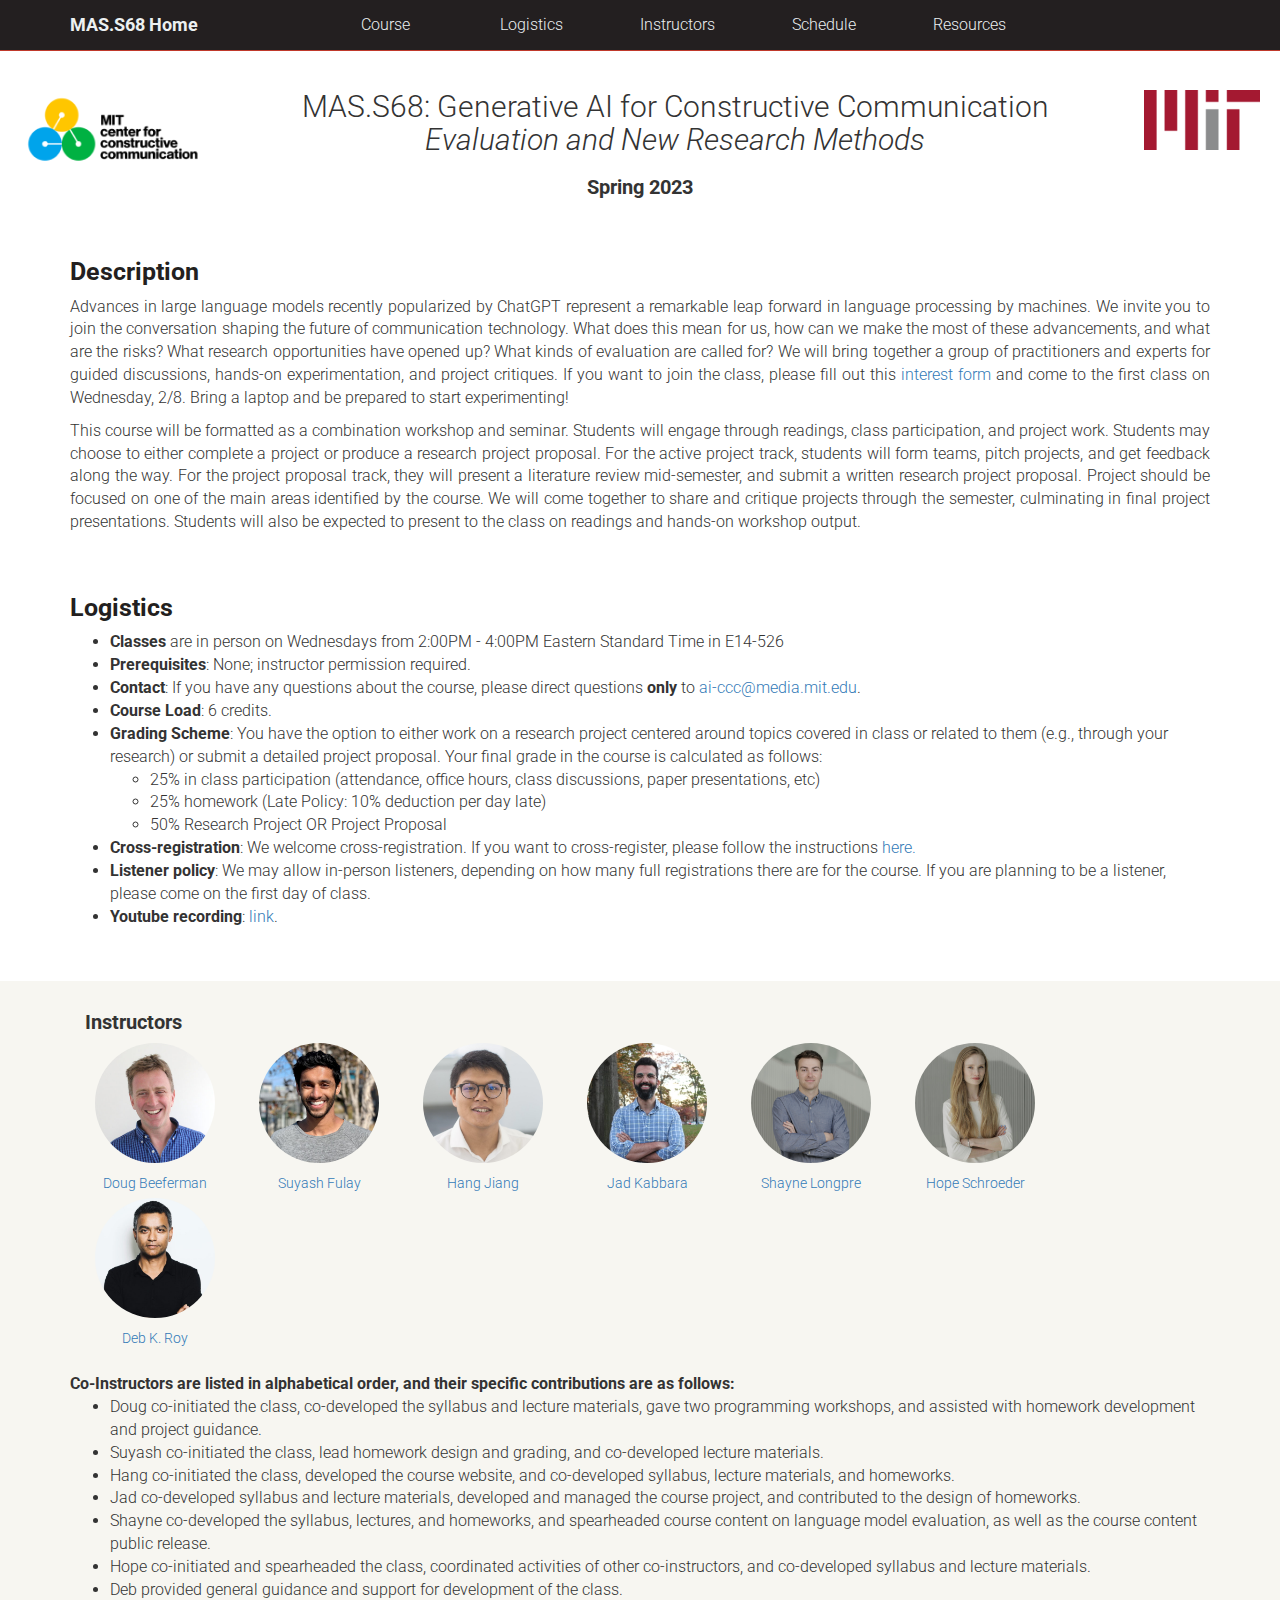
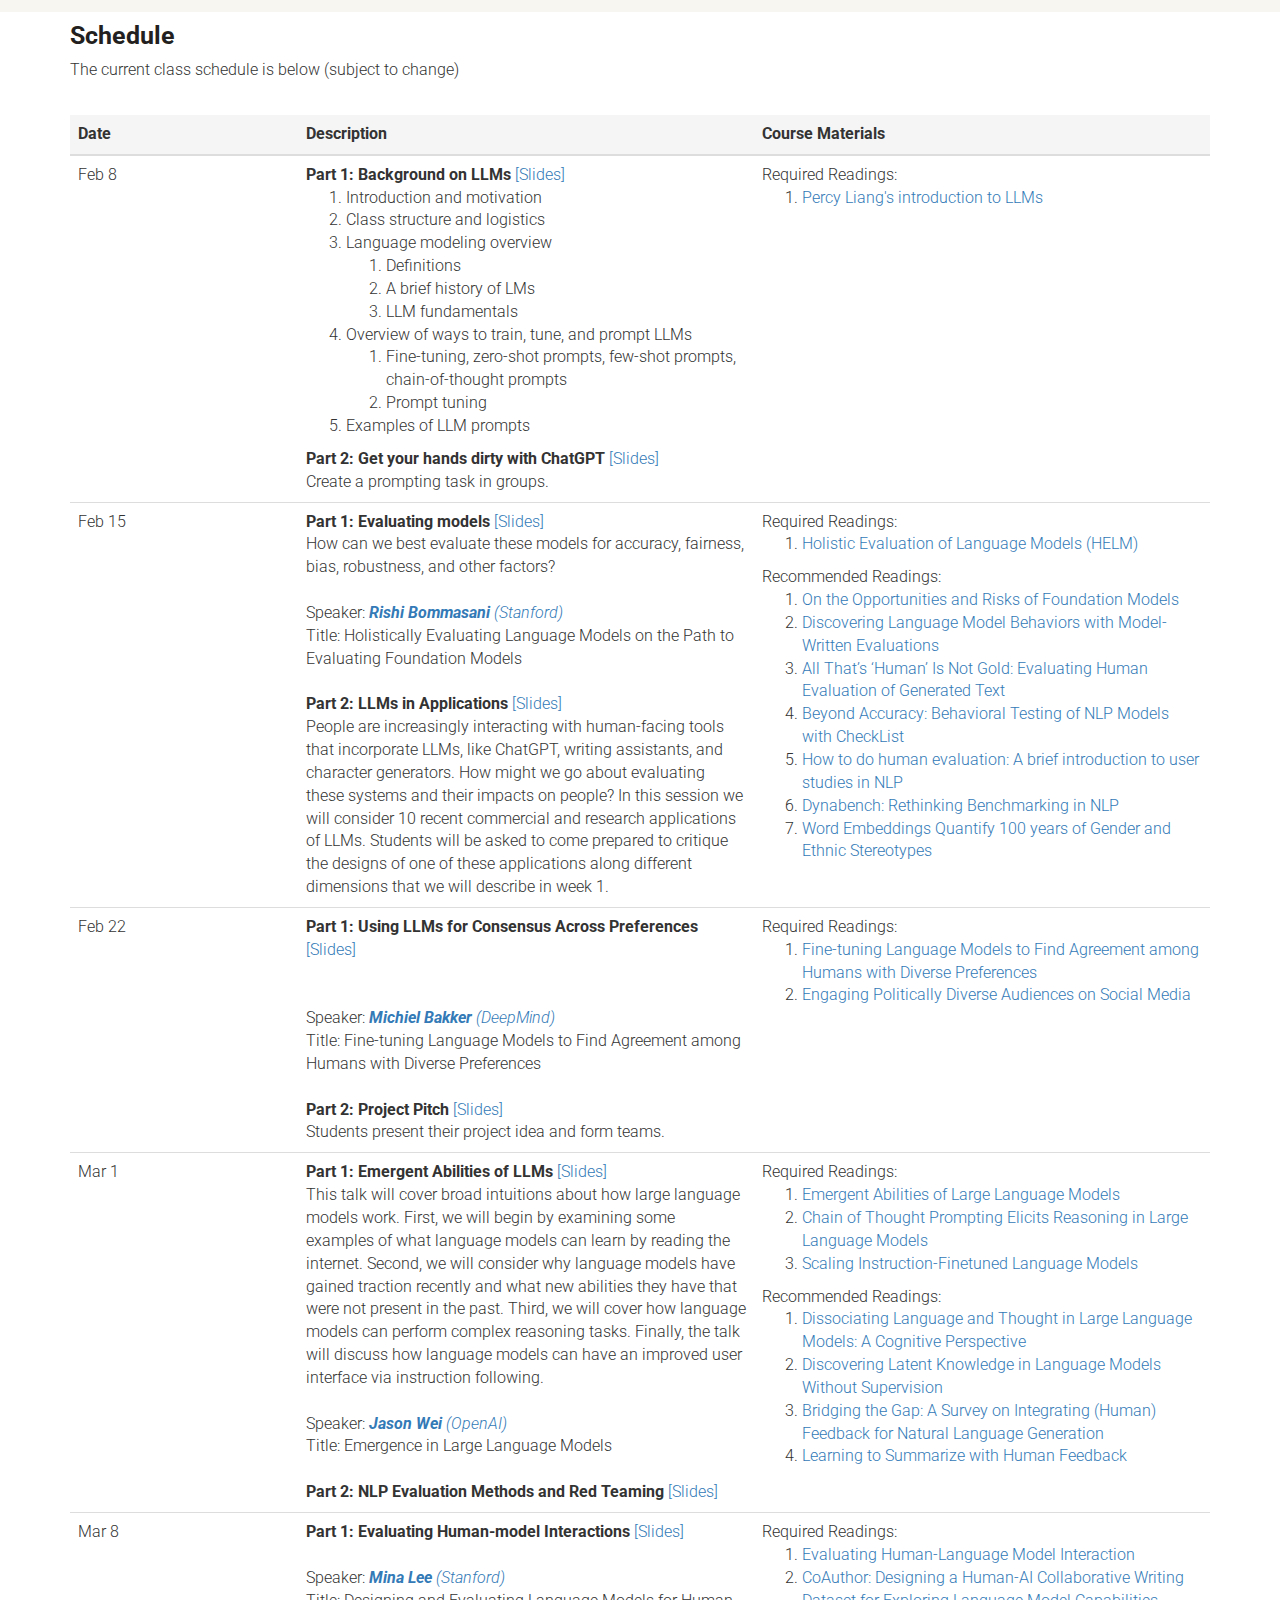
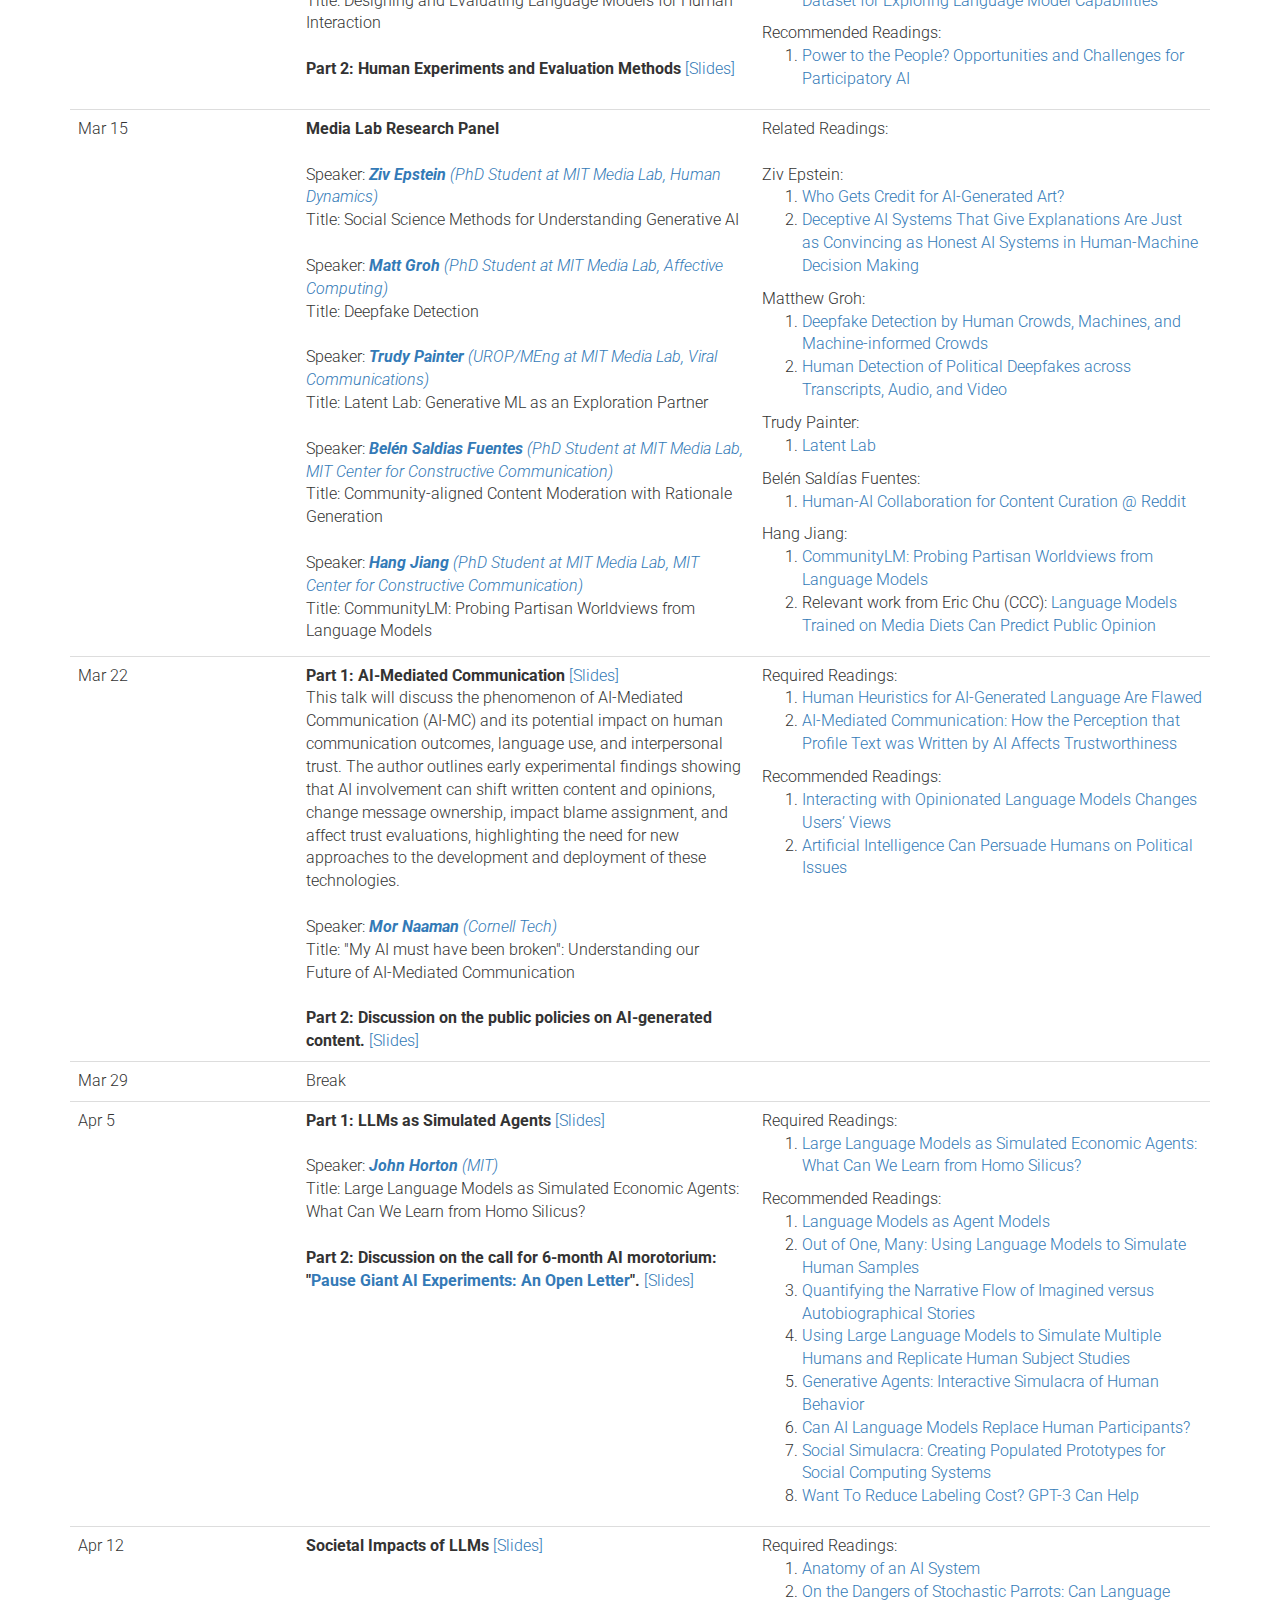
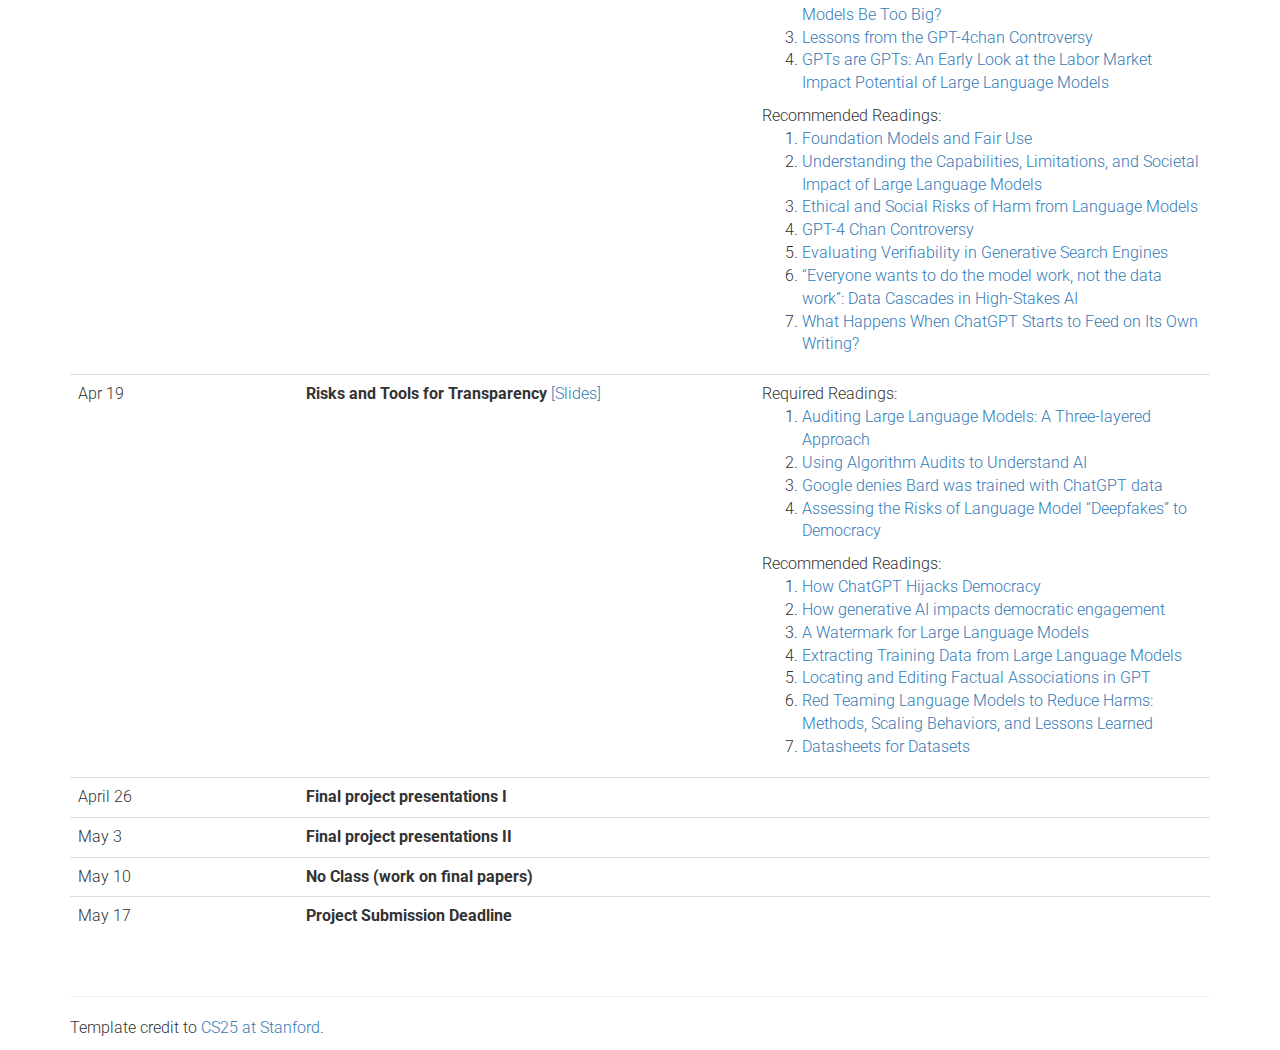
<file: docs/index.html>
<!DOCTYPE html>
<html lang="en">

<head>
  <meta charset="utf-8">
  <meta http-equiv="X-UA-Compatible" content="IE=edge">
  <meta name="viewport" content="width=device-width, user-scalable=no, initial-scale=1">
    
  <meta property="og:site_name" content="MIT MAS.S68" />
  <meta property="og:type" content="article" />
  <meta property="og:title" content="MIT MAS.S68!" />
  <meta property="og:description" content="Generative AI for Constructive Communication Course" />
  <meta property="og:url" content="https://www.mit.edu/~mas.s68/" />


  <title>MIT MAS.S68 | Generative AI for Constructive Communication</title>

  <!-- bootstrap -->
  <link rel="stylesheet" href="https://maxcdn.bootstrapcdn.com/bootstrap/3.2.0/css/bootstrap.min.css">

  <!-- Google fonts -->
  <link href='http://fonts.googleapis.com/css?family=Roboto:400,300' rel='stylesheet' type='text/css'>

  <link rel="stylesheet" type="text/css" href="style.css" />
  <link rel="stylesheet" href="https://maxcdn.bootstrapcdn.com/font-awesome/4.4.0/css/font-awesome.min.css">

</head>

<body>
<!-- Google Tag Manager (noscript) -->
<noscript><iframe src="https://www.googletagmanager.com/ns.html?id=GTM-MQGJWPF"
  height="0" width="0" style="display:none;visibility:hidden"></iframe></noscript>
  <!-- End Google Tag Manager (noscript) -->

<!-- <script src="header.js"></script> -->
<!-- Navbar -->
<nav class="navbar navbar-default navbar-fixed-top">
  <div class="container">
    <div class="navbar-header">
      <a class="navbar-brand brand" href="index.html">MAS.S68 Home</a>
      <button type="button" class="navbar-toggle collapsed" data-toggle="collapse" data-target="#bs-example-navbar-collapse-1" aria-expanded="false">
        <span class="icon-bar"></span>
        <span class="icon-bar"></span>
        <span class="icon-bar"></span>
      </button>
    </div>

    <div class="collapse navbar-collapse" id="bs-example-navbar-collapse-1">
      <ul class="nav navbar-nav navbar-right">
        <li><a href="index.html#course">Course</a></li>
        <li><a href="index.html#logistics">Logistics</a></li>
        <li><a href="index.html#instructors">Instructors</a></li>
        <li><a href="index.html#schedule">Schedule</a></li>
	<li><a href="resources.html">Resources</a></li>
      </ul>
    </div>
  </div>
</nav>

<!-- Header -->
<div id="header" style="text-align:center">
  <a href="https://www.ccc.mit.edu/">
        <img src="images/ccc-logo.png" class="logo-left">
  </a>
  <a href="https://web.mit.edu/">
    <img src="images/MIT_logo.png" class="logo-right">
  </a>
  <h1>MAS.S68: Generative AI for Constructive Communication <br><i>Evaluation and New Research Methods</i></h1>
  <h3>Spring 2023</h3>
  <!-- <img src="images/transformer.png" width="10%"> -->
  <div style="clear:both;"></div>
</div>


<!-- Intro -->
<div class="container sec" id="course">
  
  <h2>Description</h2>

  <p>Advances in large language models recently popularized by ChatGPT represent a remarkable leap forward in language processing by machines. We invite you to join the conversation shaping the future of communication technology. What does this mean for us, how can we make the most of these advancements, and what are the risks? What research opportunities have opened up? What kinds of evaluation are called for? We will bring together a group of practitioners and experts for guided discussions, hands-on experimentation, and project critiques. If you want to join the class, please fill out this <a href="https://docs.google.com/forms/d/e/1FAIpQLSdIPQXN3j7VwcYLR33XqpjmNeGP_5n0lsqqXHB81y2gUU3iSw/viewform">interest form</a> and come to the first class on Wednesday, 2/8. Bring a laptop and be prepared to start experimenting!

  <!-- <h2>Course format</h2> -->
  <p>This course will be formatted as a combination workshop and seminar. Students will engage through readings, class participation, and project work. Students may choose to either complete a project or produce a research project proposal. For the active project track, students will form teams, pitch projects, and get feedback along the way. For the project proposal track, they will present a literature review mid-semester, and submit a written research project proposal. Project should be focused on one of the main areas identified by the course. We will come together to share and critique projects through the semester, culminating in final project presentations. Students will also be expected to present to the class on readings and hands-on workshop output.</p>

  </p>

    <p> 
    </p>
</div>


<!-- Logistics -->
<div class="container sec" id="logistics">
  <h2>Logistics</h2>
  <ul>
    <li><b>Classes</b> are in person on Wednesdays from 2:00PM - 4:00PM Eastern Standard Time in E14-526</li>
    <li><b>Prerequisites</b>: None; instructor permission required.</li>
        <!-- Evaluation based on participation in reading group and design critiques. Final project will include a mid-semester lit review followed by a final research proposal. Students may also do a research project by the end of the course, depending on their preferred pace.</li> -->
    <!-- <li><b>Attendance Policy</b>: Every class, submit a response to our <a href="https://docs.google.com/forms/d/e/1FAIpQLScTXdhZEd_NR8Z0oUFnQ7T2BaLcqi3DWEOtE8iTAKwVWjuFAQ/viewform?usp=sf_link">Google Form</a></li> -->
    <!-- <li><b>Discord</b>: <a href="https://discord.gg/2vE7gbsjzA">Link</a> </li> -->
    <li><b>Contact</b>: If you have any questions about the course, please direct questions <b>only</b> to <a href="mailto:ai-ccc@media.mit.edu">ai-ccc@media.mit.edu</a>.
    <li><b>Course Load</b>: 6 credits. 
    <li><b>Grading Scheme</b>: You have the option to either work on a research project centered around topics covered in class or related to them (e.g., through your research) or submit a detailed project proposal.        Your final grade in the course is calculated as follows:
        <ul>
            <li>25% in class participation (attendance, office hours, class discussions, paper presentations, etc)</li>
            <li>25% homework (Late Policy: 10% deduction per day late) </li>
            <li>50% Research Project OR Project Proposal</li>
         </ul>
    </li>
	  <li><b>Cross-registration</b>: We welcome cross-registration. 
	   If you want to cross-register, please follow the instructions 
	   <a href="https://registrar.mit.edu/registration-academics/registration-information/cross-registration">here.</a>
    </li>
	  <li><b>Listener policy</b>: We may allow in-person listeners, depending on how many 
		  full registrations there are for the course. If you are planning to be a listener, 
		  please come on the first day of class.</li>
    <li><b>Youtube recording</b>: <a href="https://www.youtube.com/@GenerativeAIatMIT-bz6zz">link</a>.</li>

    </ul>
  <br>
</div>

<!-- Staff Info -->
<div class="sechighlight">
  <div class="container sec" id="instructors">
    <!-- <div class="row"> -->
    <div class="col-md-12">
      <h3>Instructors</h3>

      <div class="instructor">
        <a target="_blank" rel="noopener noreferrer" href="https://www.ccc.mit.edu/person/doug-beeferman/">
        <div class="instructorphoto"><img src="images/Doug.jpeg"></div>
        <div>Doug Beeferman</div>
        </a>
      </div>

      <div class="instructor">
        <a target="_blank" rel="noopener noreferrer" href="https://www.ccc.mit.edu/person/suyash-fulay/">
        <div class="instructorphoto"><img src="images/Suyash.jpeg"></div>
        <div>Suyash Fulay</div>
        </a>
      </div>

      <div class="instructor">
        <a target = "_blank" rel="noopener noreferrer" href="https://www.mit.edu/~hjian42/">
        <div class="instructorphoto"><img src="images/Hang.png"></div>
        <div>Hang Jiang</div>
        </a>
      </div>
  
      <div class="instructor">
        <a target = "_blank" rel="noopener noreferrer" href="https://www.mit.edu/~jkabbara/">
        <div class="instructorphoto"><img src="images/Jad.jpeg"></div>
        <div>Jad Kabbara</div>
        </a>
      </div>

      <div class="instructor">
        <a target = "_blank" rel="noopener noreferrer" href="https://www.shaynelongpre.com/">
        <div class="instructorphoto"><img src="images/Shayne.png"></div>
        <div>Shayne Longpre</div>
        </a>
      </div>

      <div class="instructor">
        <a target = "_blank" rel="noopener noreferrer" href="https://www.ccc.mit.edu/person/hope-schroeder/">
        <div class="instructorphoto"><img src="images/Hope.jpeg"></div>
        <div>Hope Schroeder</div>
        </a>
      </div>

      <div class="instructor">
        <a target="_blank" rel="noopener noreferrer" href="https://www.ccc.mit.edu/person/deb-roy/">
        <div class="instructorphoto"><img src="images/deb.jpeg"></div>
        <div>Deb K. Roy</div>
        </a>
      </div>
    </div>
    <!-- <div class="col-md-3">
      <h3>Faculty Advisor</h3>
      <div class="instructor">
        <a rel="noopener noreferrer" target="_blank" href="https://www.ccc.mit.edu/person/deb-roy/">
        <div class="instructorphoto"><img src="images/deb.jpeg"></div>
        <div>Deb K. Roy</div>
        </a>
      </div>
    </div> -->
  </div>

  <div class="container">
    <!-- <hr> -->
    <b>Co-Instructors are listed in alphabetical order, and their specific contributions are as follows:</b>
    <ul>
          <li>Doug co-initiated the class, co-developed the syllabus and lecture materials, gave two programming workshops, and assisted with homework development and project guidance.</li>
          <li>Suyash co-initiated the class, lead homework design and grading, and co-developed lecture materials.</li>
          <li>Hang co-initiated the class, developed the course website, and co-developed syllabus, lecture materials, and homeworks.</li>
          <li>Jad co-developed syllabus and lecture materials, developed and managed the course project, and contributed to the design of homeworks.</li>
          <li>Shayne co-developed the syllabus, lectures, and homeworks, and spearheaded course content on language model evaluation, as well as the course content public release.</li>
          <li>Hope co-initiated and spearheaded the class, coordinated activities of other co-instructors, and co-developed syllabus and lecture materials.</li>
          <li>Deb provided general guidance and support for development of the class.</li>
    </ul>
  </div>

  </div>


<!-- </div> -->
<!-- Note the margin-top:-20px and the <br> serve to make the #schedule hyperlink display correctly (with the h2 header visible) -->
<div class="container sec" id="schedule" style="margin-top:-20px">

<h2>Schedule</h2>

  <p> The current class schedule is below (subject to change) </p>
  <br>

<table class="table">
  <colgroup>
    <col style="width:20%">
    <col style="width:40%">
    <col style="width:40%">
        
  </colgroup>
  <thead>
  <tr class="active">
    <th>Date</th>
    <th>Description</th>
    <th>Course Materials</th>
  </tr>
  </thead>
  <tbody>
  <tr>
    <td>Feb 8</td>
    <td><b>Part 1: Background on LLMs</b>
    <a href="https://ai4comm.media.mit.edu/slides/2_8.pdf">[Slides]</a><br>
    <ol>
      <li>Introduction and motivation
      <li>Class structure and logistics
      <li>Language modeling overview
	<ol>
	  <li>Definitions</li>
	  <li>A brief history of LMs</li>
	  <li>LLM fundamentals</li>
	</ol>
      <li>Overview of ways to train, tune, and prompt LLMs
	<ol>
	  <li>Fine-tuning, zero-shot prompts, few-shot prompts, chain-of-thought prompts</li>
	  <li>Prompt tuning
	</ol>
      <li>Examples of LLM prompts</li>
    </ol>
    <b>Part 2: Get your hands dirty with ChatGPT</b>
    <a href="https://ai4comm.media.mit.edu/slides/2_8.pdf">[Slides]</a><br>
    Create a prompting task in groups.
    </td>
    <td>
      Required Readings:
      <ol>
	<li><a href="https://stanford-cs324.github.io/winter2022/lectures/introduction/">Percy Liang's introduction to LLMs</a>
      </ol>

    </td>
  </tr>

  <tr>
    <td>Feb 15</td>
      <td><b>Part 1: Evaluating models</b>
      <a href="https://ai4comm.media.mit.edu/slides/helm.pdf">[Slides]</a>
      <br>
        How can we best evaluate these models for accuracy, fairness, bias, robustness, and other factors?
      <br><br>
    Speaker: <i><a href="https://rishibommasani.github.io/" target="_blank" rel="noopener noreferrer"><strong>Rishi Bommasani</strong> (Stanford)</a></i><br>
    Title: Holistically Evaluating Language Models on the Path to Evaluating Foundation Models
    <br><br>
    <b>Part 2: LLMs in Applications</b>
    <a href="https://ai4comm.media.mit.edu/slides/2_15.pdf">[Slides]</a>
     <!-- This class sets up a view of the kinds of -->
      <!-- evaluation and research on these tools we explore in this course. -->
      <br>
      People are increasingly interacting with human-facing tools that
      incorporate LLMs, like ChatGPT, writing assistants, and character
      generators.  How might we go about evaluating these systems and their
      impacts on people? In this session we will consider 10 recent commercial and research applications of LLMs.
      Students will be asked to come prepared to critique the designs of one of these
      applications along different dimensions that we will describe in week 1.
    </td>
    <td>
      Required Readings:
      <ol>
	<li><a href="https://arxiv.org/abs/2211.09110">Holistic Evaluation of Language Models (HELM)</a>
      </ol>

      Recommended Readings:
      <ol>
      <li><a href="https://arxiv.org/abs/2108.07258v1">On the Opportunities and Risks of Foundation Models</a>
      <li><a href="https://arxiv.org/abs/2212.09251">Discovering Language Model Behaviors with Model-Written Evaluations</a>
      <li><a href="https://aclanthology.org/2021.acl-long.565.pdf">All That’s ‘Human’ Is Not Gold: Evaluating Human Evaluation of Generated Text</a>
      <li><a href="https://arxiv.org/pdf/2005.04118.pdf">Beyond Accuracy: Behavioral Testing of NLP Models with CheckList</a>
      <li><a href="https://www.cambridge.org/core/journals/natural-language-engineering/article/how-to-do-human-evaluation-a-brief-introduction-to-user-studies-in-nlp/85A5D9550233DFC3CF356DD7041E3306">How to do human evaluation: A brief introduction to user studies in NLP</a>
      <li><a href="https://arxiv.org/abs/2104.14337">Dynabench: Rethinking Benchmarking in NLP</a>
      <li><a href="https://www.pnas.org/doi/10.1073/pnas.1720347115">Word Embeddings Quantify 100 years of Gender and Ethnic Stereotypes</a>
      </ol>
    </td>
  </tr>


  <tr>
    <td>Feb 22</td>
    <td><b>Part 1: Using LLMs for Consensus Across Preferences</b>
    <a href="https://ai4comm.media.mit.edu/slides/agreement.pdf">[Slides]</a>
	  <br>
    <br><br>
      Speaker: <i><a href="https://scholar.google.com/citations?user=9H74p5MAAAAJ&hl=en" target="_blank" rel="noopener noreferrer"><strong>Michiel Bakker</strong> (DeepMind)</a></i><br>
      Title: Fine-tuning Language Models to Find Agreement among Humans with Diverse Preferences
    
    <br><br><b>Part 2: Project Pitch</b>
    <a href="https://ai4comm.media.mit.edu/slides/2_22.pdf">[Slides]</a>
    <br>
    Students present their project idea and form teams.
    </td>
    <td>
      Required Readings:
      <ol>
        <li><a href="https://arxiv.org/pdf/2211.15006.pdf">Fine-tuning Language Models to Find Agreement among Humans with Diverse Preferences</a>
        <li><a href="https://ojs.aaai.org/index.php/ICWSM/article/view/19342">Engaging Politically Diverse Audiences on Social Media</a>
      </ol>
    </td>
  </tr>

  
  <tr>
    <td>Mar 1</td>
    <td>
      <b>Part 1: Emergent Abilities of LLMs</b>
      <a href="https://ai4comm.media.mit.edu/slides/emergence.pdf">[Slides]</a><br>
      This talk will cover broad intuitions about how large language models work. First, we will begin by examining some examples of what language models can learn by reading the internet. Second, we will consider why language models have gained traction recently and what new abilities they have that were not present in the past. Third, we will cover how language models can perform complex reasoning tasks. Finally, the talk will discuss how language models can have an improved user interface via instruction following.
      <br><br>
      Speaker: <i><a href="https://scholar.google.com/citations?user=wA5TK_0AAAAJ&hl=en&oi=ao" target="_blank" rel="noopener noreferrer"><strong>Jason Wei</strong> (OpenAI)</a></i><br>
      Title: Emergence in Large Language Models
      <br><br>
      <b>Part 2: NLP Evaluation Methods and Red Teaming</b>
      <a href="https://ai4comm.media.mit.edu/slides/3_1.pdf">[Slides]</a><br>
    </td>
    <td>
      Required Readings:
      <ol>
        <li><a href="https://arxiv.org/abs/2206.07682" target="_blank" rel="noopener noreferrer">Emergent Abilities of Large Language Models</a></li>
        <li><a href="https://arxiv.org/abs/2201.11903" target="_blank" rel="noopener noreferrer">Chain of Thought Prompting Elicits Reasoning in Large Language Models</a></li>
        <li><a href="https://arxiv.org/abs/2210.11416" target="_blank" rel="noopener noreferrer">Scaling Instruction-Finetuned Language Models</a></li>
      </ol>

      Recommended Readings:
      <ol>
        <li><a href="https://arxiv.org/pdf/2301.06627.pdf">Dissociating Language and Thought in Large Language Models: A Cognitive Perspective</a>
        <li><a href="https://arxiv.org/abs/2212.03827">Discovering Latent Knowledge in Language Models Without Supervision</a>
        <li><a href="https://arxiv.org/abs/2305.00955">Bridging the Gap: A Survey on Integrating (Human) Feedback for Natural Language Generation</a>
        <li><a href="https://proceedings.neurips.cc/paper/2020/hash/1f89885d556929e98d3ef9b86448f951-Abstract.html">Learning to Summarize with Human Feedback</a>
      </ol>
    </td>
  </tr>
  
  <tr>
    <td>Mar 8</td>
    <td><b>Part 1: Evaluating Human-model Interactions</b>
      <a href="https://www.canva.com/design/DAFcloMGBZE/WMb_5ypjLdUGxDi1d8wEig/view?utm_content=DAFcloMGBZE&utm_campaign=designshare&utm_medium=link&utm_source=publishsharelink">[Slides]</a><br><br>
      Speaker: <i><a href="https://minalee.info/" target="_blank" rel="noopener noreferrer"><strong>Mina Lee</strong> (Stanford)</a></i><br>
      Title: Designing and Evaluating Language Models for Human Interaction
      <br><br>
      <b>Part 2: Human Experiments and Evaluation Methods</b>
      <a href="https://ai4comm.media.mit.edu/slides/3_8.pdf">[Slides]</a>
    </td>
    <td>
      Required Readings:
      <ol>
	<li><a href="https://arxiv.org/abs/2212.09746">Evaluating Human-Language Model Interaction</a>
	<li><a href="CoAuthor: Designing a Human-AI Collaborative Writing Dataset for Exploring Language Model Capabilities">CoAuthor: Designing a Human-AI Collaborative Writing Dataset for Exploring Language Model Capabilities</a>
      </ol>

      Recommended Readings:
      <ol>
        <li><a href="https://dl.acm.org/doi/pdf/10.1145/3551624.3555290">Power to the People? Opportunities and Challenges for Participatory AI</a>
      </ol>
    </td>
  </tr>

  
  <tr>
    <td>Mar 15</td>
    <td>
      <b>Media Lab Research Panel</b><br><br>
      Speaker: <i><a href="http://zive.info/" target="_blank" rel="noopener noreferrer"><strong>Ziv Epstein</strong> (PhD Student at MIT Media Lab, Human Dynamics)</a></i><br>
      Title: Social Science Methods for Understanding Generative AI
      <br><br>
      Speaker: <i><a href="https://mattgroh.com/" target="_blank" rel="noopener noreferrer"><strong>Matt Groh</strong> (PhD Student at MIT Media Lab, Affective Computing)</a></i><br>
      Title: Deepfake Detection
      <br><br>
      Speaker: <i><a href="https://www.trudy.computer/" target="_blank" rel="noopener noreferrer"><strong>Trudy Painter</strong> (UROP/MEng at MIT Media Lab, Viral Communications)</a></i><br>
      Title: Latent Lab: Generative ML as an Exploration Partner
      <br><br>
      Speaker: <i><a href="https://belencarolina.com/" target="_blank" rel="noopener noreferrer"><strong>Belén Saldias Fuentes</strong> (PhD Student at MIT Media Lab, MIT Center for Constructive Communication)</a></i><br>
      Title: Community-aligned Content Moderation with Rationale Generation
      <br><br>
      Speaker: <i><a href="https://www.mit.edu/~hjian42/" target="_blank" rel="noopener noreferrer"><strong>Hang Jiang</strong> (PhD Student at MIT Media Lab, MIT Center for Constructive Communication)</a></i><br>
      Title: CommunityLM: Probing Partisan Worldviews from Language Models
      <br>
      <!-- <b>Part 2: Round Table Discussion with Researchers</b><br>
      Students will rotate through tables presenting questions about their work or asking for advice on class projects. -->
    <td>
      Related Readings:<br><br>
      Ziv Epstein:
      <ol>
	      <li><a href="https://www.sciencedirect.com/science/article/pii/S2589004220307070">Who Gets Credit for AI-Generated Art?</a>
	      <li><a href="https://arxiv.org/pdf/2210.08960.pdf">Deceptive AI Systems That Give Explanations Are Just as Convincing as Honest AI Systems in Human-Machine Decision Making</a>
      </ol>
      Matthew Groh:
      <ol>
	      <li><a href="https://www.pnas.org/doi/10.1073/pnas.2110013119">Deepfake Detection by Human Crowds, Machines, and Machine-informed Crowds</a>
	      <li><a href="https://arxiv.org/abs/2202.12883">Human Detection of Political Deepfakes across Transcripts, Audio, and Video</a>
      </ol>
      Trudy Painter:
      <ol>
	      <li><a href="https://www.media.mit.edu/projects/latent-lab/overview/">Latent Lab</a>
      </ol>
      Belén Saldías Fuentes: 
      <ol>
	      <li><a href="https://www.media.mit.edu/projects/explaining-machine-supported-community-content-moderation/overview/">Human-AI Collaboration for Content Curation @ Reddit</a>
      </ol>
      Hang Jiang:
      <ol>
	      <li><a href="https://aclanthology.org/2022.coling-1.593/">CommunityLM: Probing Partisan Worldviews from Language Models</a>
        <li>Relevant work from Eric Chu (CCC): <a href="https://arxiv.org/abs/2303.16779">Language Models Trained on Media Diets Can Predict Public Opinion</a>
      </ol>
    </td>
  </tr>

  <tr>
    <td>Mar 22</td>
    <td><b>Part 1: AI-Mediated Communication</b>
      <a href="https://ai4comm.media.mit.edu/slides/aimc.pdf">[Slides]</a><br>
      This talk will discuss the phenomenon of AI-Mediated Communication (AI-MC) and its potential impact on human communication outcomes, language use, and interpersonal trust. The author outlines early experimental findings showing that AI involvement can shift written content and opinions, change message ownership, impact blame assignment, and affect trust evaluations, highlighting the need for new approaches to the development and deployment of these technologies.
      <br><br>
      Speaker: <i><a href="https://mmoorr.github.io/www_personal/" target="_blank" rel="noopener noreferrer"><strong>Mor Naaman</strong> (Cornell Tech)</a></i><br>
      Title: "My AI must have been broken": Understanding our Future of AI-Mediated Communication
      <br><br>
      <b>Part 2: Discussion on the public policies on AI-generated content.</b>
      <a href="https://ai4comm.media.mit.edu/slides/3_22.pdf">[Slides]</a>
    </td>
    <td>
      Required Readings:
      <ol>
        <li><a href="https://arxiv.org/abs/2206.07271">Human Heuristics for AI-Generated Language Are Flawed</a>
        <li><a href="https://dl.acm.org/doi/10.1145/3290605.3300469">AI-Mediated Communication: How the Perception that Profile Text was Written by AI Affects Trustworthiness</a>      
      </ol>
      Recommended Readings:
      <ol>
        <li><a href="https://mauricejakesch.com/assets/pdf/aimc_influence.pdf">Interacting with Opinionated Language Models Changes Users’ Views</a>
        <li><a href="https://osf.io/stakv/">Artificial Intelligence Can Persuade Humans on Political Issues</a>
      </ol>
    </td>
  </tr>

  <tr>
    <td>Mar 29</td>
    <td>Break</td>
    <td>
    </td>
  </tr>
  
  <tr>
    <td>Apr 5</td>
    <td><b>Part 1: LLMs as Simulated Agents</b>
      <a href="https://ai4comm.media.mit.edu/slides/horton.pdf">[Slides]</a>
      <br><br>
      Speaker: <i><a href="http://john-joseph-horton.com/" target="_blank" rel="noopener noreferrer"><strong>John Horton</strong> (MIT)</a></i><br>
      Title: Large Language Models as Simulated Economic Agents: What Can We Learn from Homo Silicus?
      <br><br>
      <b>Part 2: Discussion on the call for 6-month AI morotorium: "<a href="https://futureoflife.org/open-letter/pause-giant-ai-experiments/">Pause Giant AI Experiments: An Open Letter</a>".</b>
      <a href="https://ai4comm.media.mit.edu/slides/4_5.pdf">[Slides]</a>
    </td>
    <td>
	    	    
    Required Readings:
      <ol>
        <li><a href="https://arxiv.org/abs/2301.07543">Large Language Models as Simulated Economic Agents: What Can We Learn from Homo Silicus?</a>
      </ol>
      Recommended Readings:
      <ol>
        <li><a href="https://arxiv.org/abs/2212.01681">Language Models as Agent Models</a>
          <li><a href="https://www.cambridge.org/core/journals/political-analysis/article/out-of-one-many-using-language-models-to-simulate-human-samples/035D7C8A55B237942FB6DBAD7CAA4E49">Out of One, Many: Using Language Models to Simulate Human Samples</a>
        <li><a href="https://www.pnas.org/doi/abs/10.1073/pnas.2211715119">Quantifying the Narrative Flow of Imagined versus Autobiographical Stories</a>
	      <li><a href="https://arxiv.org/abs/2208.10264">Using Large Language Models to Simulate Multiple Humans and Replicate Human Subject Studies</a>
        <li><a href="https://arxiv.org/pdf/2304.03442.pdf">Generative Agents: Interactive Simulacra of Human Behavior</a>
        <li><a href="https://www.sciencedirect.com/science/article/abs/pii/S1364661323000980">Can AI Language Models Replace Human Participants?</a>
        <li><a href="https://dl.acm.org/doi/abs/10.1145/3526113.3545616">Social Simulacra: Creating Populated Prototypes for Social Computing Systems</a>
        <li><a href="https://arxiv.org/abs/2108.13487">Want To Reduce Labeling Cost? GPT-3 Can Help</a>
      </ol>
      <ol>
      </ol>
    </td>
  </tr>


  <tr>
    <td>Apr 12</td>
    <td><b>Societal Impacts of LLMs</b>
      <a href="https://ai4comm.media.mit.edu/slides/4_12.pdf">[Slides]</a>
    </td>
    <td>
	    	    

      Required Readings:
      <ol>
        <li><a href="https://anatomyof.ai/">Anatomy of an AI System</a></li>
        <li><a href="https://dl.acm.org/doi/10.1145/3442188.3445922">On the Dangers of Stochastic Parrots: Can Language Models Be Too Big?</a></li>
        <li><a href="https://thegradient.pub/gpt-4chan-lessons/">Lessons from the GPT-4chan Controversy</a></li>
        <li><a href="https://arxiv.org/pdf/2303.10130.pdf">GPTs are GPTs: An Early Look at the Labor Market Impact Potential of Large Language Models</a></li>
      </ol>
      Recommended Readings:
      <ol>
        <li><a href="https://arxiv.org/abs/2303.15715">Foundation Models and Fair Use</a></li>
        <li><a href="https://arxiv.org/abs/2102.02503">Understanding the Capabilities, Limitations, and Societal Impact of Large Language Models</a>
        <li><a href="https://arxiv.org/pdf/2112.04359.pdf">Ethical and Social Risks of Harm from Language Models</a>      
        <li><a href="https://docs.google.com/forms/d/e/1FAIpQLSdh3Pgh0sGrYtRihBu-GPN7FSQoODBLvF7dVAFLZk2iuMgoLw/viewform">GPT-4 Chan Controversy</a>      
        <li><a href="https://arxiv.org/abs/2304.09848">Evaluating Verifiability in Generative Search Engines</a>      
        <li><a href="https://dl.acm.org/doi/abs/10.1145/3411764.3445518?casa_token=YeONRz_PjNoAAAAA:wZebx1EK5xbbH-J0Bk9NXjMFDAvjo5ul2DfphTQOrX2dSylT42UseoRIY4xPrheDIWMLAGicYumq">“Everyone wants to do the model work, not the data work”: Data Cascades in High-Stakes AI</a>      
        <li><a href="https://www.vox.com/future-perfect/23674696/chatgpt-ai-creativity-originality-homogenization">What Happens When ChatGPT Starts to Feed on Its Own Writing?</a>      
      </ol>
    </td>
  </tr>

  <tr>
    <td>Apr 19</td>
    <td><b>Risks and Tools for Transparency</b>
      <a href="https://ai4comm.media.mit.edu/slides/4_19.pdf">[Slides]</a><br><br>
   </td>
    <td>
      Required Readings:
      <ol>
        <li><a href="https://arxiv.org/abs/2302.08500">Auditing Large Language Models: A Three-layered Approach</a>
        <li><a href="https://hai.stanford.edu/policy-brief-using-algorithm-audits-understand-ai">Using Algorithm Audits to Understand AI</a></li>
        <li><a href="https://www.theverge.com/2023/3/29/23662621/google-bard-chatgpt-sharegpt-training-denies">Google denies Bard was trained with ChatGPT data</a></li>
        <li><a href="https://techpolicy.press/assessing-the-risks-of-language-model-deepfakes-to-democracy/">Assessing the Risks of Language Model “Deepfakes” to Democracy</a>
      </ol>
      Recommended Readings:
      <ol>
        <li><a href="https://www.nytimes.com/2023/01/15/opinion/ai-chatgpt-lobbying-democracy.html">How ChatGPT Hijacks Democracy</a>
        <li><a href="https://www.brookings.edu/techstream/how-generative-ai-impacts-democratic-engagement/">How generative AI impacts democratic engagement</a>
	<li><a href="https://arxiv.org/abs/2301.10226">A Watermark for Large Language Models</a>
        <li><a href="https://arxiv.org/abs/2012.07805">Extracting Training Data from Large Language Models</a>
        <li><a href="https://arxiv.org/abs/2202.05262">Locating and Editing Factual Associations in GPT</a>
        <li><a href="https://arxiv.org/abs/2209.07858">Red Teaming Language Models to Reduce Harms: Methods, Scaling Behaviors, and Lessons Learned</a>
        <li><a href="https://arxiv.org/abs/1803.09010">Datasheets for Datasets</a>
      </ol>
      <ol>
    </td>
  </tr>

  <tr>
    <td>April 26</td>
    <td><b>Final project presentations I</b></td>
    <td>
    </td>
  </tr>

  <tr>
    <td>May 3</td>
    <td><b>Final project presentations II</b></td>
    <td>
      <ol>
      </ol>
      <ol>
      </ol>
    </td>
  </tr>


  <tr>
    <td>May 10</td>
    <td><b>No Class (work on final papers)</b></td>
    <td>
      <ol>
      </ol>
      <ol>
      </ol>
    </td>
  </tr>


  <tr>
    <td>May 17</td>
    <td><b>Project Submission Deadline</b></td>
    <td>
      <ol>
      </ol>
      <ol>
      </ol>
    </td>
  </tr>
  
  </tbody>
</table>
</div>

<div class="container">
    <hr>
    <footer>
        <p>Template credit to <a href="https://web.stanford.edu/class/cs25/" target="_blank">CS25 at Stanford</a>.</p>
    </footer>
</div>

<!-- jQuery and Bootstrap -->
<script src="https://ajax.googleapis.com/ajax/libs/jquery/1.11.1/jquery.min.js"></script>
<script src="https://maxcdn.bootstrapcdn.com/bootstrap/3.2.0/js/bootstrap.min.js"></script>
</body>

</html>
</file>
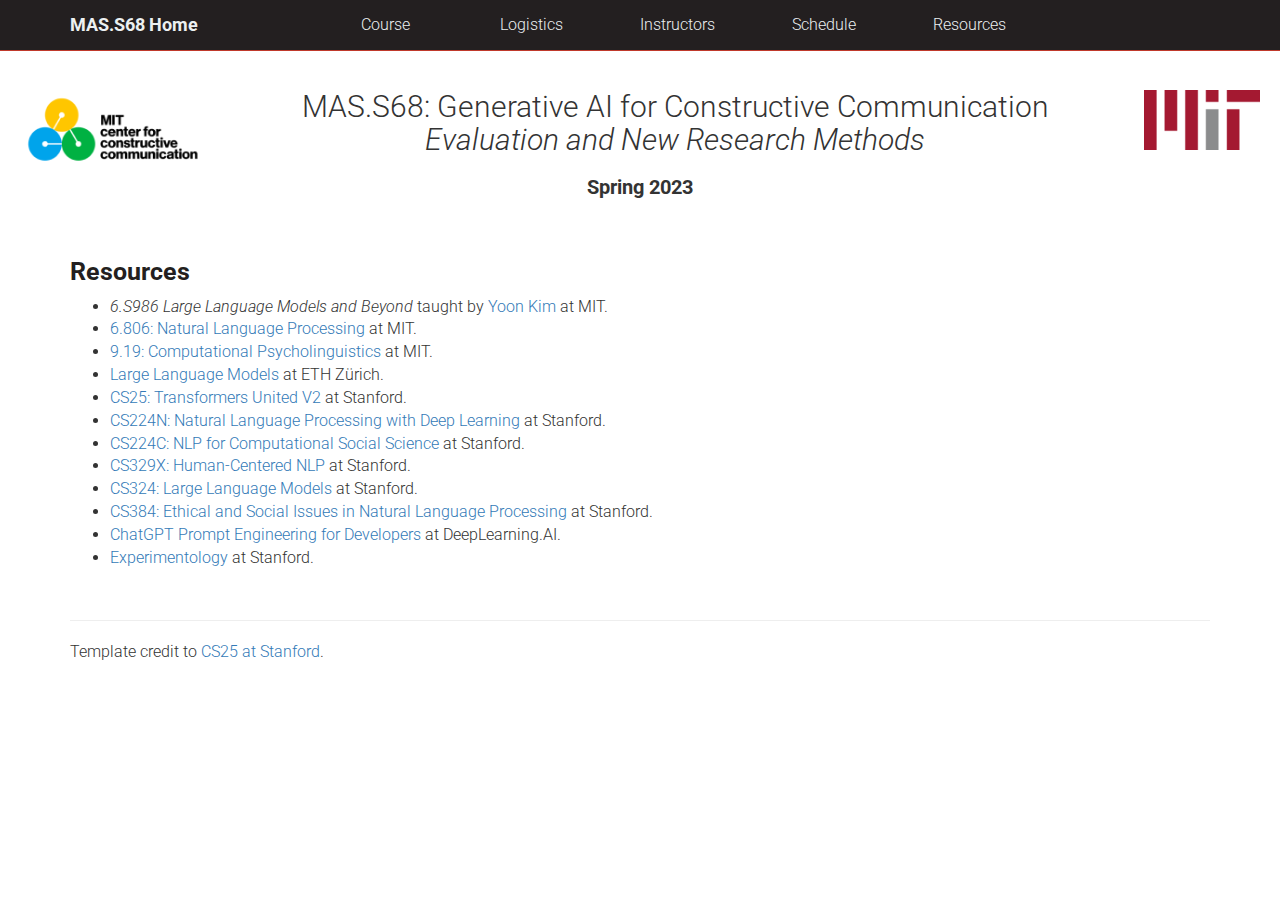
<file: docs/resources.html>
<!DOCTYPE html>
<html lang="en">

<head>
  <meta charset="utf-8">
  <meta http-equiv="X-UA-Compatible" content="IE=edge">
  <meta name="viewport" content="width=device-width, user-scalable=no, initial-scale=1">
    
  <meta property="og:site_name" content="MIT MAS.S68" />
  <meta property="og:type" content="article" />
  <meta property="og:title" content="MIT MAS.S68!" />
  <meta property="og:description" content="Disussing Generative AI for Constructive Communications" />
  <meta property="og:url" content="https://www.mit.edu/~mas.s68/" />


  <title>MIT MAS.S68 | Generative AI for Constructive Communication</title>

  <!-- bootstrap -->
  <link rel="stylesheet" href="https://maxcdn.bootstrapcdn.com/bootstrap/3.2.0/css/bootstrap.min.css">

  <!-- Google fonts -->
  <link href='http://fonts.googleapis.com/css?family=Roboto:400,300' rel='stylesheet' type='text/css'>

  <link rel="stylesheet" type="text/css" href="style.css" />
  <link rel="stylesheet" href="https://maxcdn.bootstrapcdn.com/font-awesome/4.4.0/css/font-awesome.min.css">

</head>

<body>
<!-- Google Tag Manager (noscript) -->
<noscript><iframe src="https://www.googletagmanager.com/ns.html?id=GTM-MQGJWPF"
  height="0" width="0" style="display:none;visibility:hidden"></iframe></noscript>
  <!-- End Google Tag Manager (noscript) -->

<!-- <script src="header.js"></script> -->
<!-- Navbar -->
<nav class="navbar navbar-default navbar-fixed-top">
  <div class="container">
    <div class="navbar-header">
      <a class="navbar-brand brand" href="index.html">MAS.S68 Home</a>
      <button type="button" class="navbar-toggle collapsed" data-toggle="collapse" data-target="#bs-example-navbar-collapse-1" aria-expanded="false">
        <span class="icon-bar"></span>
        <span class="icon-bar"></span>
        <span class="icon-bar"></span>
      </button>
    </div>

    <div class="collapse navbar-collapse" id="bs-example-navbar-collapse-1">
      <ul class="nav navbar-nav navbar-right">
        <li><a href="index.html#course">Course</a></li>
        <li><a href="index.html#logistics">Logistics</a></li>
        <li><a href="index.html#instructors">Instructors</a></li>
        <li><a href="index.html#schedule">Schedule</a></li>
	<li><a href="resources.html">Resources</a></li>	
      </ul>
    </div>
  </div>
</nav>

<!-- Header -->
<div id="header" style="text-align:center">
  <a href="https://www.ccc.mit.edu/">
        <img src="images/ccc-logo.png" class="logo-left">
  </a>
  <a href="https://web.mit.edu/">
    <img src="images/MIT_logo.png" class="logo-right">
  </a>
  <h1>MAS.S68: Generative AI for Constructive Communication <br><i>Evaluation and New Research Methods</i></h1>
  <h3>Spring 2023</h3>
  <!-- <img src="images/transformer.png" width="10%"> -->
  <div style="clear:both;"></div>
</div>


<!-- Intro -->
<div class="container sec" id="course">
  
  <h2>Resources</h2>

  <ul>
    <li><i>6.S986 Large Language Models and Beyond</i> taught by <a href="https://people.csail.mit.edu/yoonkim/">Yoon Kim</a> at MIT.</li>
    <li><a href="https://www.mit.edu/~jda/teaching/6.864/">6.806: Natural Language Processing</a> at MIT.</li>
    <li><a href="http://www.mit.edu/~rplevy/teaching/2021fall/9.19/">9.19: Computational Psycholinguistics</a> at MIT.</li>
    <li><a href="https://rycolab.io/classes/llm-s23/">Large Language Models</a> at ETH Zürich.</li>
    <li><a href="https://web.stanford.edu/class/cs25/">CS25: Transformers United V2</a> at Stanford.</li>
    <li><a href="http://web.stanford.edu/class/cs224n/">CS224N: Natural Language Processing with Deep Learning</a> at Stanford.</li>
    <li><a href="http://web.stanford.edu/class/cs224c/">CS224C: NLP for Computational Social Science</a> at Stanford.</li>
    <li><a href="http://web.stanford.edu/class/cs329x/">CS329X: Human-Centered NLP</a> at Stanford.</li>
    <li><a href="https://stanford-cs324.github.io/winter2022/">CS324: Large Language Models</a> at Stanford.</li>
    <li><a href="https://web.stanford.edu/class/cs384/">CS384: Ethical and Social Issues in Natural Language Processing</a> at Stanford.</li>
    <li><a href="https://www.deeplearning.ai/short-courses/chatgpt-prompt-engineering-for-developers/">ChatGPT Prompt Engineering for Developers</a> at DeepLearning.AI.</li>
    <li><a href="https://experimentology.io/">Experimentology</a> at Stanford.</li>
  </ul>
</div>

<div class="container">
    <hr>
    <footer>
        <p>Template credit to <a href="https://web.stanford.edu/class/cs25/" target="_blank">CS25 at Stanford</a>.</p>
    </footer>
</div>

<!-- jQuery and Bootstrap -->
<script src="https://ajax.googleapis.com/ajax/libs/jquery/1.11.1/jquery.min.js"></script>
<script src="https://maxcdn.bootstrapcdn.com/bootstrap/3.2.0/js/bootstrap.min.js"></script>
</body>

</html>
</file>
<file: docs/style.css>
body {
    font-family: 'roboto', sans-serif;
    font-weight: 300;
    font-size: 16px;
    padding-top: 70px;
  }
  
  p {
    text-align: justify;
  }
  
  #header {
    margin-top: 20px;
    margin-bottom: 20px;
  }
  
  h1 {
    font-size: 30px;
    font-weight: 300;
    text-align: center;
  }
  
  h2 {
    font-size: 25px;
    /* font-weight: 300; */
    font-weight: bold;
    color: #231F20;
  }
  
  h3 {
    font-size: 20px;
    font-weight: bold;
  }
  
  .lhead {
    font-weight: normal;
    margin-top: 5px;
  }
  
  .litem {
    margin-top: 5px;
  }
  
  #footer {
    height: 100px;
    padding-top: 50px;
    text-align: center;
    position: relative;
  }
  
  .instructorphoto img {
    width: 120px;
    border-radius: 100px;
    margin-bottom: 10px;
  }
  
  .logo-left {
    height:80px;
    float: left;
    margin-left: 20px;
  }
  
  .logo-right {
    height:60px;
    float: right;
    margin-right: 20px;
  }
  
  .instructor {
    display: inline-block;
    width: 140px;
    text-align: center;
    margin-right: 20px;
    margin-bottom: 5px;
    font-size: 14px;
  }
  
  .sec {
    margin-bottom: 10px;
    padding-top: 10px;
    padding-bottom: 10px;
  }
  
  .sechighlight {
    background-color: #f7f6f1;
  }
  
  .tt {
    color: #060;
    display: inline-block;
  }
  
  #inputlayer {
    width: 65px;
  }
  
  .layer {
    width: 35px;
    display: inline-block;
    vertical-align: middle;
    margin-left: 10px;
    margin-bottom: 5px;
  }
  
  .actmap {
    display: block;
    border: 2px solid #FFF;
  }
  
  #convnetvis {
    text-align: center;
  }
  
  .pp {
    color: white;
    text-align: left;
    padding: 5px;
    height: 32px;
    margin: 2px;
    background-color: rgb(85,187,85);
    overflow: visible !important;
  }
  
  #convask {
    position: absolute;
    top: 360px;
    right: 16px;
    color: white;
    font-size: 25px;
    cursor: pointer;
  }
  
  #explain {
    display: none;
    background-color: #FF9;
    border-radius: 10px;
    margin: 10px;
    padding: 10px;
  }
  .qq {
    color: #060;
  }
  .qa {
    font-style: italic;
  }
  .qqa {
    margin-bottom: 20px;
  }
  .spanh {
    font-weight: normal;
  }
  
  #coursedesc {
    text-align: justify;
  }
  
  #classicons {
    position: absolute;
    bottom: 20px;
    right: 20px;
  }
  
  .bold { font-weight: bold; }
  .red { color: #FF0000; }
  
  /* Navbar color / spacing */
  .navbar-default {
    /* background-color: rgb(85,187,85);
    border-color: rgb(129, 230, 129); */
    background-color: #231F20;
    border-color: #c0392b;
    text-align: center;
  }
  .navbar-default .navbar-brand {
    color: #ecf0f1;
    font-weight: bold;
  }
  .navbar-default .navbar-brand:hover,
  .navbar-default .navbar-brand:focus {
    color: #fbcbcc;
  }
  .navbar-default .navbar-text {
    color: #ecf0f1;
  }
  .navbar-default .navbar-collapse > ul {
    width: 80%;
  }
  .navbar-default .navbar-collapse > ul > li {
    width: 16%;
  }
  .navbar-default .navbar-nav > li > a {
    color: #ecf0f1;
  }
  .navbar-default .navbar-nav > li > a:hover,
  .navbar-default .navbar-nav > li > a:focus {
    color: #fbcbcc;
  }
  .navbar-default .navbar-nav > .active > a,
  .navbar-default .navbar-nav > .active > a:hover,
  .navbar-default .navbar-nav > .active > a:focus {
    color: #fbcbcc;
    background-color: #c0392b;
  }
  .navbar-default .navbar-nav > .open > a,
  .navbar-default .navbar-nav > .open > a:hover,
  .navbar-default .navbar-nav > .open > a:focus {
    color: #fbcbcc;
    background-color: #c0392b;
  }
  .navbar-default .navbar-toggle {
    border-color: #c0392b;
  }
  .navbar-default .navbar-toggle:hover,
  .navbar-default .navbar-toggle:focus {
    background-color: #c0392b;
  }
  .navbar-default .navbar-toggle .icon-bar {
    background-color: #ecf0f1;
  }
  .navbar-default .navbar-collapse,
  .navbar-default .navbar-form {
    border-color: #ecf0f1;
  }
  .navbar-default .navbar-link {
    color: #ecf0f1;
  }
  .navbar-default .navbar-link:hover {
    color: #fbcbcc;
  }
  
  /* Handle formatting on mobile */
  @media (max-width: 767px) {
    .navbar-default .navbar-collapse > ul > li {
      width: 100%;
      text-align: left;
    }
  
    /* Force table to not be like tables anymore */
    table, thead, tbody, th, td, tr {
      display: block;
    }
  
    /* Hide table headers (but not display: none;, for accessibility) */
    thead tr {
      position: absolute;
      top: -9999px;
      left: -9999px;
    }
  
    /* Make each row look like a card */
    table tr {
      margin-bottom: 20px;
      border-bottom: 2px solid #ddd;
      box-shadow: 2px 2px 1px #dadada;
    }
  
    tr { border: 1px solid #ccc; }
  
    /* Behave  like a "row" */
    td {
      border: none;
      border-bottom: 1px solid #eee;
      position: relative;
      padding-left: 50%;
    }
  
    /* Position table header as data labels */
    td:before {
      top: 6px;
      left: 6px;
      width: 45%;
      padding-right: 10px;
      white-space: nowrap;
    }
  
    /* Label the data */
    #schedule td:nth-of-type(1) { font-weight: 500; }
    #schedule td:nth-of-type(1):before {
      content: "Date:";
      font-weight: 300;
    }
    #schedule td:nth-of-type(2) { font-weight: 500; }
    #schedule td:nth-of-type(2):before {
      content: "Description:";
      font-weight: 300;
    }
    #schedule td:nth-of-type(4):before { content: "Events:"; }
    #schedule td:nth-of-type(5):before { content: "Deadlines:"; }
  }
</file>
